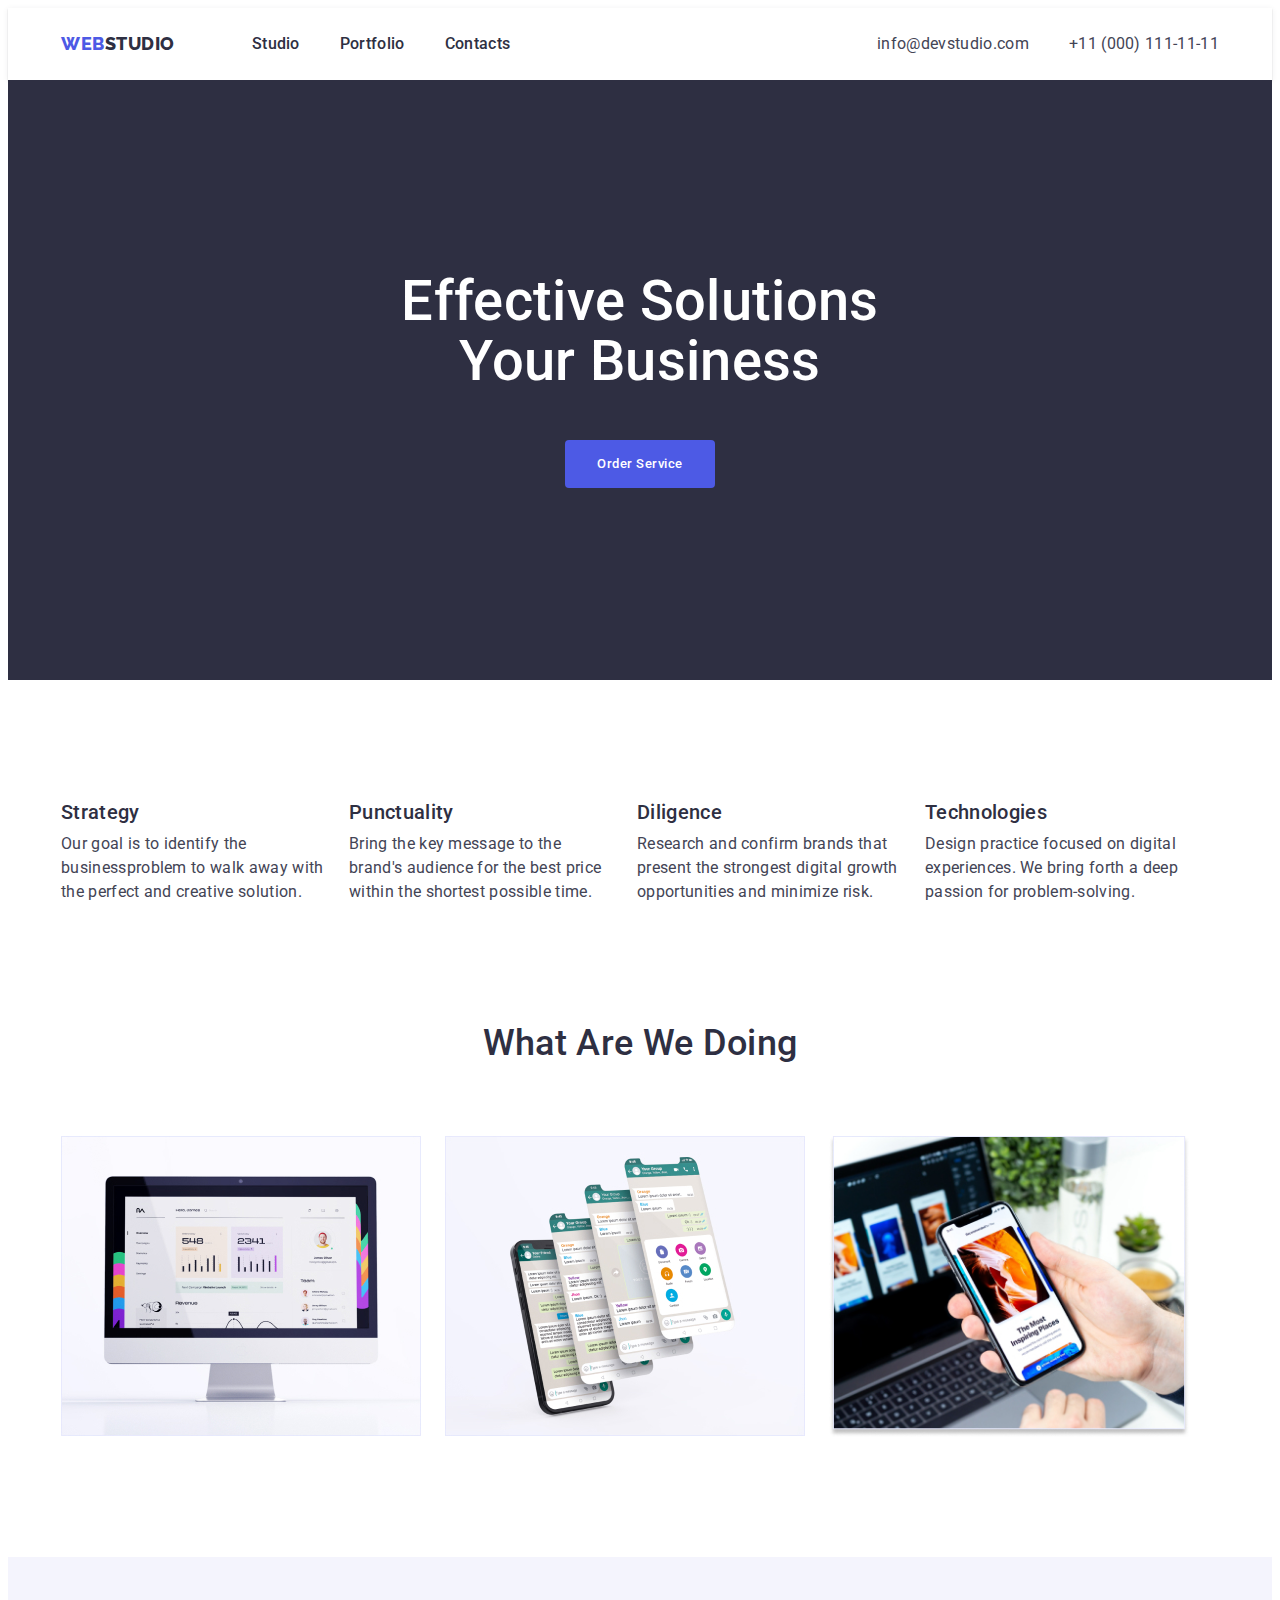
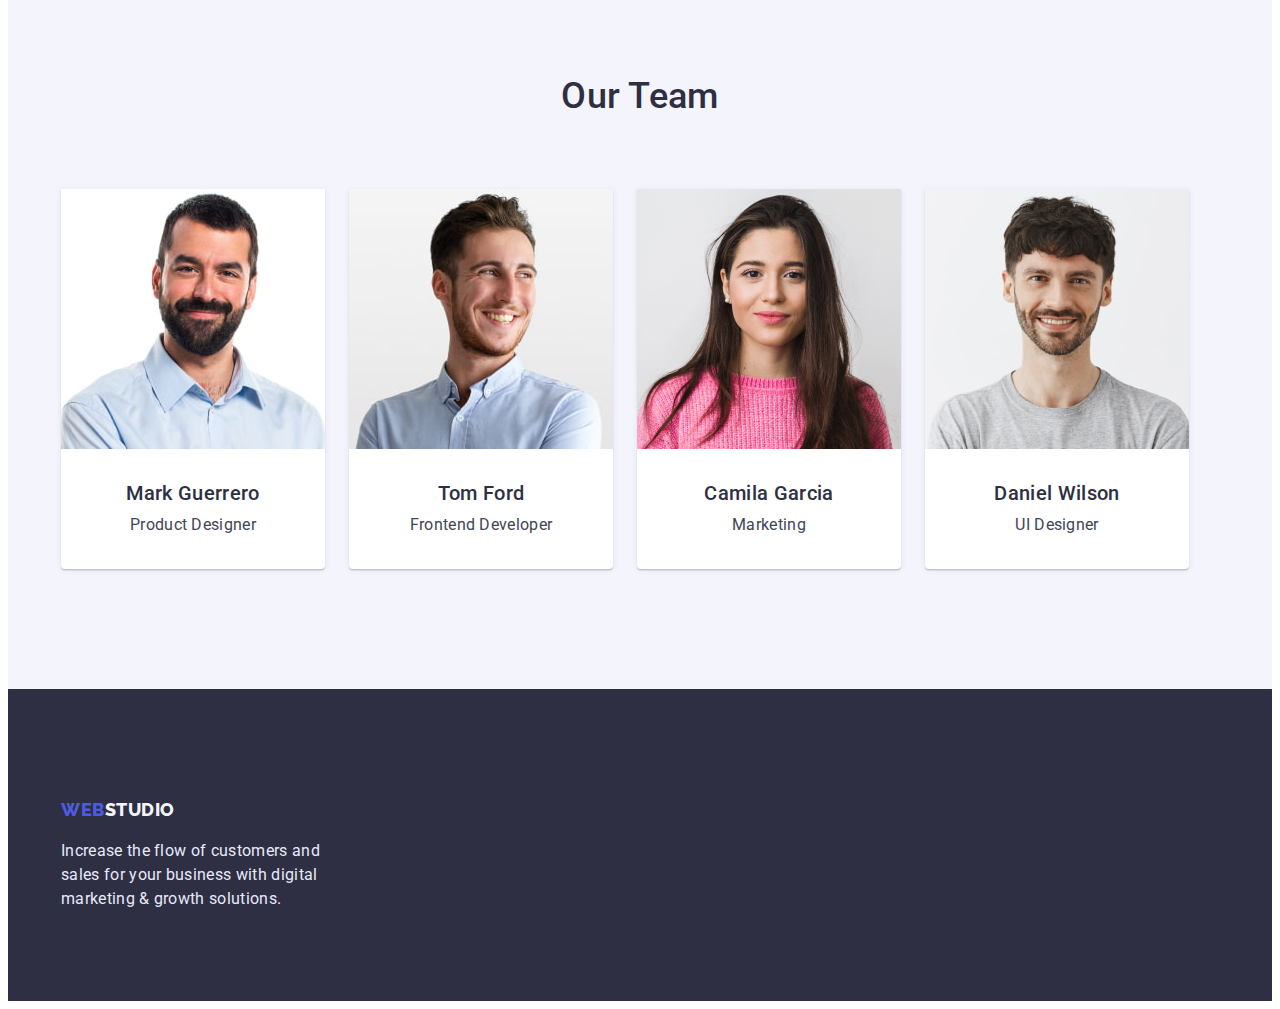
<file: index.html>
<!DOCTYPE html>
<html lang="en">

<head>
	<meta charset="UTF-8" />
	<meta http-equiv="X-UA-Compatible" content="IE=edge" />
	<meta name="viewport" content="width=device-width, initial-scale=1.0" />
	<link rel="preconnect" href="https://fonts.googleapis.com">
	<link rel="preconnect" href="https://fonts.gstatic.com" crossorigin>
	<link
		href="https://fonts.googleapis.com/css2?family=Raleway:wght@700;800&family=Roboto:wght@400;500;700;900&display=swap"
		rel="stylesheet">
	<title>Студия</title>
	<link rel="stylesheet" href="https://cdnjs.cloudflare.com/ajax/libs/modern-normalize/1.1.0/modern-normalize.min.css"
		integrity="sha512-wpPYUAdjBVSE4KJnH1VR1HeZfpl1ub8YT/NKx4PuQ5NmX2tKuGu6U/JRp5y+Y8XG2tV+wKQpNHVUX03MfMFn9Q=="
		crossorigin="anonymous" referrerpolicy="no-referrer" />
	<link rel="stylesheet" href="./css/styles.css" />
</head>

<body>
	<!--Main Page-->
	<header>
		<!--Top line-->
		<div class="container header">
			<a href="./index.html" class="logo link">WEB<span class="logo-top">STUDIO</span></a>
			<nav>
				<ul class="site-nav list">
					<li class="item"><a href="./index.html" class="link">Studio</a></li>
					<li class="item"><a href="./portfolio.html" class="link">Portfolio</a></li>
					<li class="item"><a href="#" class="link">Contacts</a></li>
				</ul>
			</nav>
			<ul class="contact list">
				<li class="item"><a href="mailto:info@devstudio.com" class="link">info@devstudio.com</a></li>
				<li class="item"><a href="tel:+110001111111" class="link">+11 (000) 111-11-11</a> </li>
			</ul>
		</div>
	</header>
	<main>
		<section class="hero">
			<h1 class="hero-title">Effective Solutions Your Business</h1>
			<button type="button">Order Service</button>
		</section>
		<!--Section 1-->
		<section class="selection">
			<div class="container">
				<h2 class="title-hidden">Objective</h2>
				<ul class="list">
					<li class="list-item">
						<h3 class="list-title">Strategy</h3>
						<p class="text"> Our goal is to identify the businessproblem to walk away with the perfect and
							creative solution. </p>
					</li>
					<li class="list-item">
						<h3 class="list-title">Punctuality</h3>
						<p class="text"> Bring the key message to the brand's audience for the best price within the
							shortest possible time. </p>
					</li>
					<li class="list-item">
						<h3 class="list-title">Diligence</h3>
						<p class="text">
							Research and confirm brands that present the strongest digital growth opportunities and
							minimize
							risk.
						</p>
					</li>
					<li class="list-item">
						<h3 class="list-title">Technologies</h3>
						<p class="text"> Design practice focused on digital experiences. We bring forth a deep passion
							for
							problem-solving. </p>
					</li>
				</ul>
			</div>

		</section>
		<!--Selection 2-->
		<section class="selection doing">
			<div class="container">
				<h2 class="section-title">What are we doing</h2>
				<ul class="list img">
					<li class="list-item-img"><img src="images/img1.jpg" alt="komputer" width="360" /></li>
					<li class="list-item-img"><img src="images/img2.jpg" alt="smartphone" width="360" /></li>
					<li class="list-item-img">
						<img src="images/img3.jpg" alt="komputer and smartphone" width="360" />
					</li>
				</ul>
			</div>

		</section>
		<!--Section 3-->
		<section class="selection team">
			<div class="container">
				<h2 class="section-title">Our Team</h2>
				<ul class="list team">
					<li class="team-item">
						<img src="images/photo1.jpg" alt="Mark Guerrero" width="264" />
						<div class="caption">
							<h3 class="list-title">Mark Guerrero</h3>
							<p>Product Designer</p>
						</div>	
					</li>
					<li class="team-item">
						<img src="images/photo2.jpg" alt="Tom Ford" width="264" />
						<div class="caption">
							<h3 class="list-title">Tom Ford</h3>
							<p>Frontend Developer</p>
						</div>
					</li>
					<li class="team-item">
						<img src="images/photo3.jpg" alt="Camila Garcia" width="264" />
						<div class="caption">
							<h3 class="list-title">Camila Garcia</h3>
							<p>Marketing</p>
						</div>
					</li>
					<li class="team-item">
						<img src="images/photo4.jpg" alt="Daniel Wilson" width="264" />
						<div class="caption">
							<h3 class="list-title">Daniel Wilson</h3>
							<p>UI Designer</p>
						</div>
					</li>
				</ul>
			</div>

		</section>
	</main>
	<footer>
		<div class="container footer">
			<a href="./index.html" class="logo link">WEB<span class="logo-bott">STUDIO</span></a>
			<p class="footer-text"> Increase the flow of customers and sales for your business with digital marketing &
				growth solutions. </p>
		</div>
	</footer>
</body>

</html>
</file>
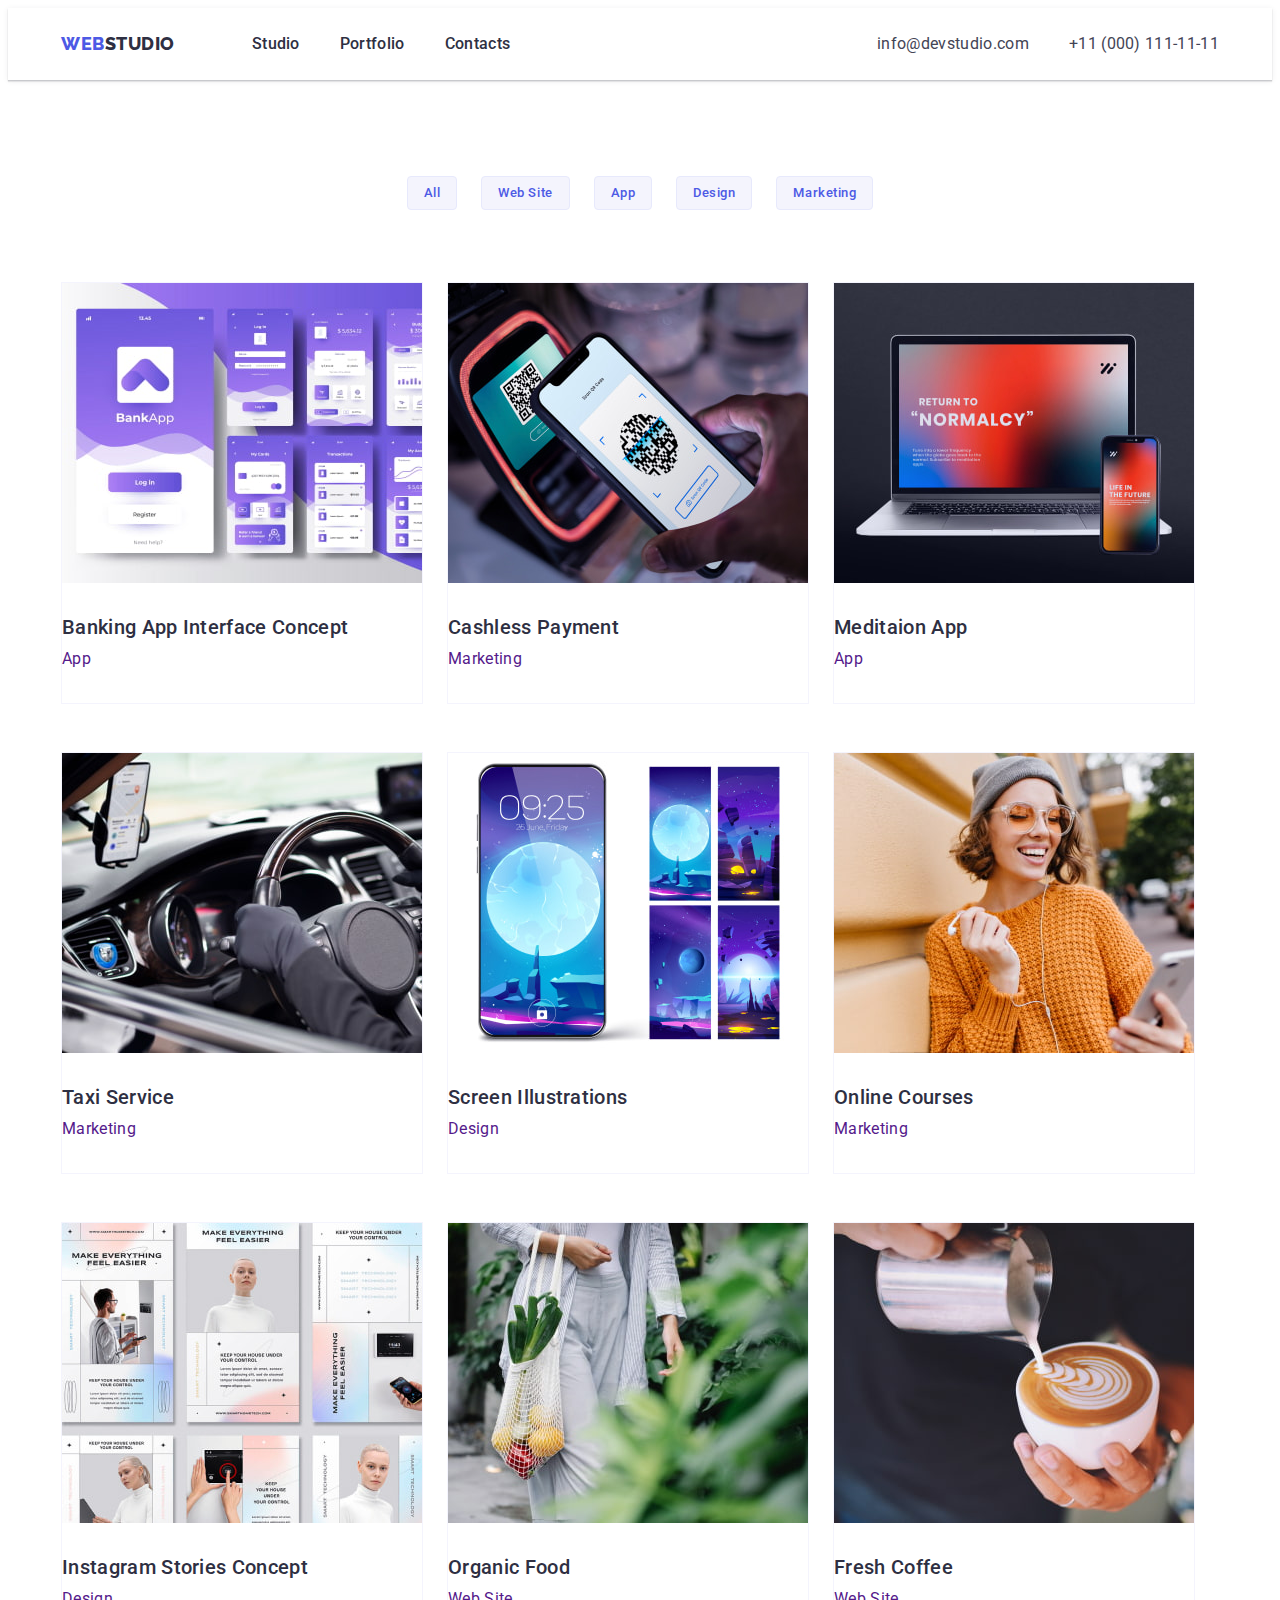
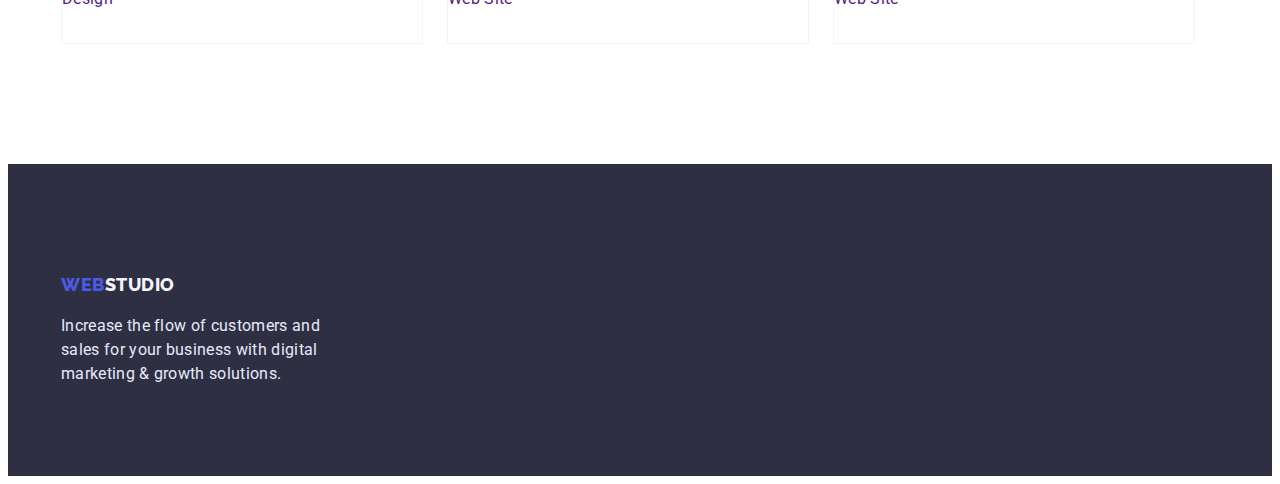
<file: portfolio.html>
<!DOCTYPE html>
<html lang="en">

<head>
	<meta charset="UTF-8" />
	<meta http-equiv="X-UA-Compatible" content="IE=edge" />
	<meta name="viewport" content="width=device-width, initial-scale=1.0" />
	<link rel="preconnect" href="https://fonts.googleapis.com">
	<link rel="preconnect" href="https://fonts.gstatic.com" crossorigin>
	<link
		href="https://fonts.googleapis.com/css2?family=Raleway:wght@700;800&family=Roboto:wght@400;500;700;900&display=swap"
		rel="stylesheet">
	<title>Portfolio</title>
	<link rel="stylesheet" href="https://cdnjs.cloudflare.com/ajax/libs/modern-normalize/1.1.0/modern-normalize.min.css"
		integrity="sha512-wpPYUAdjBVSE4KJnH1VR1HeZfpl1ub8YT/NKx4PuQ5NmX2tKuGu6U/JRp5y+Y8XG2tV+wKQpNHVUX03MfMFn9Q=="
		crossorigin="anonymous" referrerpolicy="no-referrer" />
	<link rel="stylesheet" href="./css/styles.css" />
</head>

<body>
	<header>
		<!--Top line-->
		<div class="container header">
			<a href="./index.html" class="logo link">WEB<span class="logo-top">STUDIO</span></a>
			<nav>
				<ul class="site-nav list">
					<li class="item"><a href="./index.html" class="link">Studio</a></li>
					<li class="item"><a href="./portfolio.html" class="link">Portfolio</a></li>
					<li class="item"><a href="#" class="link">Contacts</a></li>
				</ul>
			</nav>
			<ul class="contact list">
				<li class="item"><a href="mailto:info@devstudio.com" class="link">info@devstudio.com</a></li>
				<li class="item"><a href="tel:+110001111111" class="link">+11 (000) 111-11-11</a> </li>
			</ul>
		</div>
	</header>
	<main>
		<section class="selection portfolio">
			<div class="container">
				<h1 class="title-hidden">Portfolio</h1>
				<!--Filtr-->
				<ul class="list filtr">
					<li class="filtr-item"> <button type="button" class="portfolio">All</button> </li>
					<li class="filtr-item"><button type="button" class="portfolio">Web Site</button></li>
					<li class="filtr-item"><button type="button" class="portfolio">App</button></li>
					<li class="filtr-item"><button type="button" class="portfolio">Design</button></li>
					<li class="filtr-item"><button type="button" class="portfolio">Marketing</button></li>
				</ul>
				<ul class="cards list">
					<li class="card">
						<a href="" class="link">
							<img src="./images/picture1.jpg" alt="Banking App Interface Concept" width="360" />
							<div class="caption">
								<h2 class="list-title">Banking App Interface Concept</h2>
								<p>App</p>
							</div>							
						</a>
					</li>
					<li class="card">
						<a href="" class="link">
							<img src="./images/picture2.jpg" alt="Cashless Payment" width="360" />
							<div class="caption">
								<h2 class="list-title">Cashless Payment</h2>
								<p>Marketing</p>
							</div>							
						</a>
					</li>
					<li class="card">
						<a href="" class="link">
							<img src="./images/picture3.jpg" alt="Meditaion App" width="360" />
							<div class="caption">
								<h2 class="list-title">Meditaion App</h2>
								<p>App</p>
							</div>
						</a>
					</li>
					<li class="card">
						<a href="" class="link">
							<img src="./images/picture4.jpg" alt="Taxi Service" width="360" />
							<div class="caption">
								<h2 class="list-title">Taxi Service</h2>
								<p>Marketing</p>
							</div>						
						</a>
					</li>
					<li class="card">
						<a href="" class="link">
							<img src="./images/picture5.jpg" alt="Screen Illustrations" width="360" />
							<div class="caption">
								<h2 class="list-title">Screen Illustrations</h2>
								<p>Design</p>
							</div>							
						</a>
					</li>
					<li class="card">
						<a href="" class="link">
							<img src="./images/picture6.jpg" alt="Online Courses" width="360" />
							<div class="caption">
								<h2 class="list-title">Online Courses</h2>
								<p>Marketing</p>
							</div>						
						</a>
					</li>
					<li class="card">
						<a href="" class="link">
							<img src="./images/picture7.jpg" alt="Instagram Stories Concept" width="360" />
							<div class="caption">
								<h2 class="list-title">Instagram Stories Concept</h2>
								<p>Design</p>
							</div>							
						</a>
					</li>
					<li class="card">
						<a href="" class="link">
							<img src="./images/picture8.jpg" alt="Organic Food" width="360" />
							<div class="caption">
								<h2 class="list-title">Organic Food</h2>
								<p>Web Site</p>
							</div>							
						</a>
					</li>
					<li class="card">
						<a href="" class="link">
							<img src="./images/picture9.jpg" alt="Fresh Coffee" width="360" />
							<div class="caption">
								<h2 class="list-title">Fresh Coffee</h2>
							<p>Web Site</p>
						</div>							
						</a>
					</li>
				</ul>
			</div>
		</section>
	</main>

	<footer>
		<div class="container footer">
			<a href="./index.html" class="logo link">WEB<span class="logo-bott">STUDIO</span></a>
			<p class="footer-text"> Increase the flow of customers and sales for your business with digital marketing &
				growth solutions. </p>
		</div>
	</footer>
</body>

</html>
</file>
<file: css/styles.css>
:root {
    --primary-text-color: #434455;
    --primary-white-color: #ffffff;
    --second-text-color: #2E2F42;
    --footer-text-color: #E7E9FC;
    --logo-web-color: #4D5AE5;
    --second-background-color: #F4F4FD;
}

/* General */

body {
    font-family: 'Roboto', sans-serif;
    color: var(--primary-text-color);
    background-color: var(--primary-white-color);
    font-size: 16px;
    letter-spacing: 0.02em;
    line-height: 1.5;
}

h1,h2,h3,p {
    margin: 0;
}

.link {
    text-decoration: none;
}

.list {
    list-style: none;
    padding: 0;
    margin: 0;
}

.section-title {
    margin-bottom: 72px;

    color: var(--second-text-color);
    font-style: normal;
    font-weight: 500;
    font-size: 36px;
    line-height: 1.11; 
    text-align: center;
    text-transform: capitalize;
}

img {
    display: block;
    max-width: 100%;
    height: auto;
}

.list-title {
    margin-top: 0;
    margin-bottom: 8px;

    color: var(--second-text-color);
    font-weight: 500;
    font-size: 20px;
    line-height: 1.2;
}

.container {
    margin-right: auto;
    margin-left: auto;
    width: 1158px;
    padding-left: 15px;
    padding-right: 15px;
}

/* Logo */
.logo {
    color: var(--logo-web-color);
    font-family: 'Raleway', sans-serif;
    font-weight: 800;
    font-size: 18px;
    line-height: 1.33;
    letter-spacing: 0.03em;
    text-transform: uppercase;
}

.logo-top {
    color: var(--second-text-color);
}

footer .logo {
    line-height: 1.16;
}

.logo-bott {
    color: var(--second-background-color);
    line-height: 1.16;
}

/* header */

header {
    box-shadow: 0px 2px 1px rgba(46, 47, 66, 0.08), 0px 1px 1px rgba(46, 47, 66, 0.16), 0px 1px 6px rgba(46, 47, 66, 0.08);
}

.container.header {
    display: flex;
    align-items: center;
}

/* navigation */
.site-nav {
    display: flex;
    margin-left: 77px;
}

.site-nav .item {
    padding-top: 24px;
    padding-bottom: 24px;
}

.site-nav .item:not(:last-child) {
    margin-right: 40px;
}


.site-nav .link {
    display: block;


    color: var(--second-text-color);
    font-weight: 500;
}

.site-nav .link:hover,
.site-nav .link:focus {
    color: var(--primary-text-color)
}

.site-nav .link:active {
    color: var(--logo-web-color);
}

/* Contact */
.contact .link {
    display: block;
    color: var(--primary-text-color);
}

.contact {
    display: flex;
    margin-left: auto;
}

.contact .item + .item {
    margin-left: 40px;
}

.contact .link:hover,
.contact .link:focus {
    color: var(--logo-web-color)
}

/* main */
.hero {
    padding-top: 192px;
    padding-bottom: 192px;

    background-color: var(--second-text-color);
    text-align: center;
}

.hero-title {
    width: 492px;
    margin-left: auto;
    margin-right: auto;
    margin-bottom: 48px;

    color: var(--primary-white-color);
    font-weight: 500;
    font-size: 56px;
    line-height: 1.07;
    text-align: center;
}


button {
    display: inline-block;
    border-radius: 4px;
    padding: 16px 32px;

    border: none;

    background-color:var(--logo-web-color);
    color: var(--primary-white-color);
    font-family: inherit;
    font-weight: 500;
    line-height: 1.19;
    letter-spacing: 0.04em;
    cursor: pointer;
}

button:active {
    background-color: #404BBF;
}
/* SELECTIONS */
.selection {
    padding-top: 120px;
    padding-bottom: 120px;
}

/* selection 1 */

.title-hidden {
    display: none;
}

.selection .list {
    display: flex;
}

.list-item {
    width: 264px;
}

.list-item + .list-item {
    margin-left: 24px;
}

/* Selection 2 */


.list-item-img + .list-item-img {
    margin-left: 24px;
}

.selection.doing {
    padding-top: 0;
}

/* Selection 3 */

.team {
    background-color: var(--second-background-color);
}

.team-item {  
    text-align: center;
    background-color: var(--primary-white-color);
    border-radius: 0px 0px 4px 4px;
    box-shadow: 0px 1px 6px rgba(46, 47, 66, 0.08), 0px 1px 1px rgba(46, 47, 66, 0.16), 0px 2px 1px rgba(46, 47, 66, 0.08);
}

.team-item + .team-item {
    margin-left: 24px;
}

.caption {
    margin-top: 32px;
    margin-bottom: 32px;
}


/* footer */
footer {
    padding-top: 110px;
    padding-bottom: 90px;

    background-color: #2E2F42;
}

.footer-text {
    width: 264px;
    margin-top: 16px;

    color: var(--footer-text-color);
}



/* potrfolio */

.selection.portfolio {
    padding-top: 96px;
}

/* Portfolio - Filtrs */

.list.filtr {
    display: flex;
    justify-content:center;
}

.filtr-item  {
    margin-right: 24px;
}

.filtr-item:last-child {
    margin-right: 0;
}


.list .portfolio {
    padding: 8px 16px;

    background-color: var(--second-background-color);
    color: var(--logo-web-color);
    border: 1px solid var(--footer-text-color);
 }


 .list .portfolio:hover,
 .list .portfolio:focus,
 .list .portfolio:active {
    color: var(--primary-white-color);
    background-color: var(--logo-web-color);
 }

 /* cards */

 .cards {
    display: flex;
    flex-wrap: wrap;
    margin-top: 72px;
 }


 .card {
    width: 360px;
    margin-right: 24px;
    margin-bottom: 48px;

    border: 0.5px solid #F4F4FD;

 }

 .card:nth-child(3n) {
    margin-right: 0;
 }
 
 .card:nth-last-child(-n+3) {
    margin-bottom: 0;
 }
</file>
